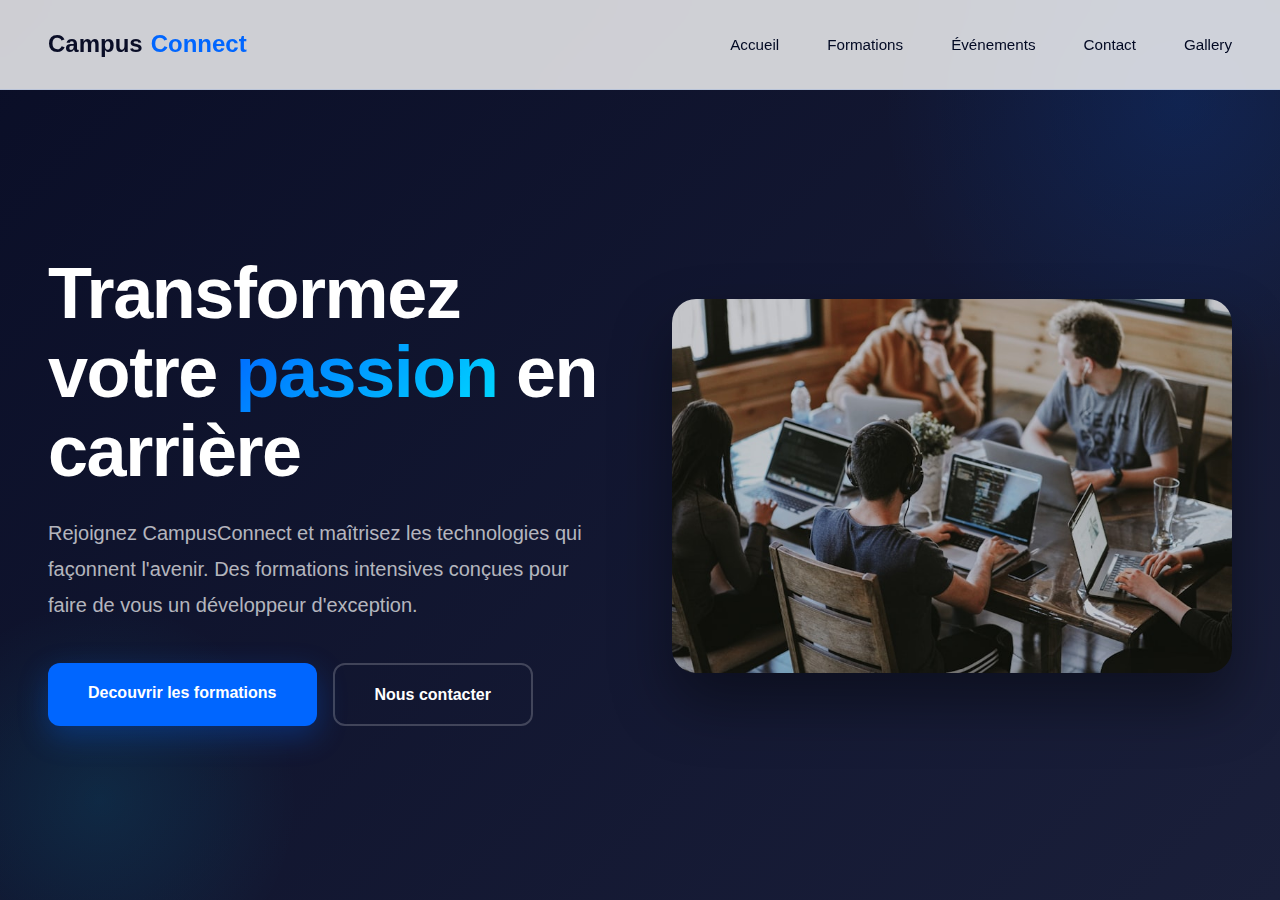
<file: accueil.html>
<!DOCTYPE html>
<html lang="fr">
<head>
    <meta charset="UTF-8">
    <meta name="viewport" content="width=device-width, initial-scale=1.0">
    <title>CampusConnect - École de Développement Informatique</title>
    <link rel="stylesheet" href="style.css">
    
   
</head>
<body>
    <!-- ==================== NAVIGATION ==================== -->
    <nav>
        <div class="container">
            <a href="#" class="logo">Campus<span>Connect</span></a>
            <div class="burger-menu" onclick="toggleMenu()">
                <span></span>
                <span></span>
                <span></span>
            </div>
            <ul id="navMenu">
                <li><a href="accueil.html" onclick="closeMenu()">Accueil</a></li>
                <li><a href="formation.html" onclick="closeMenu()">Formations</a></li>
                <li><a href="evenement.html" onclick="closeMenu()">Événements</a></li>
                <li><a href="contact.html" onclick="closeMenu()">Contact</a></li>
                <li><a href="gallery.html" onclick="closeMenu()">Gallery</a></li>
            </ul>
        </div>
    </nav>

    <!-- ==================== HERO SECTION ==================== -->
    <section id="accueil">
        <div class="hero-content">
            <div class="hero-text">
                <h1>Transformez votre <span class="highlight">passion</span> en carrière</h1>
                <p>Rejoignez CampusConnect et maîtrisez les technologies qui façonnent l'avenir. Des formations intensives conçues pour faire de vous un développeur d'exception.</p>
                <div class="hero-buttons">
                    <a href="" class="btn-primary">Decouvrir les formations</a>
                    <a href="" class="btn-secondary">Nous contacter</a>
                </div>
            </div>
            <div class="hero-image">
                <img src="img/acc-img.jpg" alt="Lorem ipsum">
            </div>
        </div>
    </section>
</file>
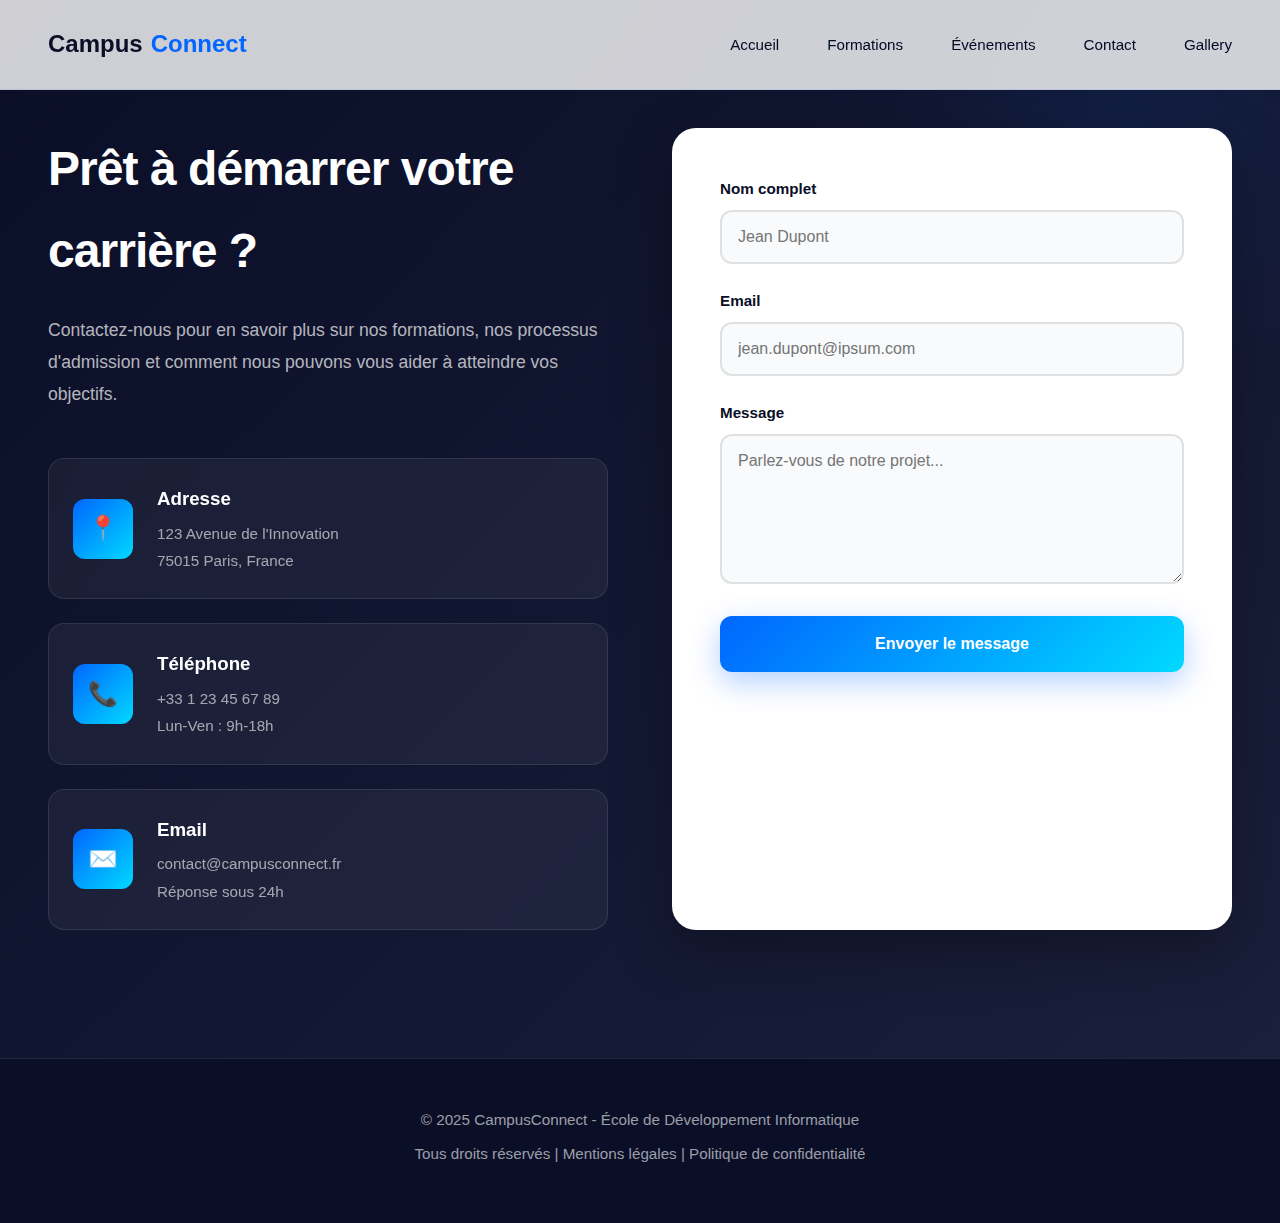
<file: contact.html>
<!DOCTYPE html>
<html lang="fr">
<head>
    <meta charset="UTF-8">
    <meta name="viewport" content="width=device-width, initial-scale=1.0">

    <meta name="description" content="CampusConnect est une école de développement informatique proposant des formations, des événements et une communauté d’étudiants passionnés.">

    <title>CampusConnect - École de Développement Informatique</title>
    <link rel="stylesheet" href="style.css">
    
   
</head>
<body>
    <!-- ==================== NAVIGATION ==================== -->
    <nav>
        <div class="container">
            <a href="#" class="logo">Campus<span>Connect</span></a>
            <div class="burger-menu" onclick="toggleMenu()">
                <span></span>
                <span></span>
                <span></span>
            </div>
            <ul id="navMenu">
                <li><a href="accueil.html" onclick="closeMenu()">Accueil</a></li>
                <li><a href="formation.html" onclick="closeMenu()">Formations</a></li>
                <li><a href="evenement.html" onclick="closeMenu()">Événements</a></li>
                <li><a href="contact.html" onclick="closeMenu()">Contact</a></li>
                <li><a href="gallery.html" onclick="closeMenu()">Gallery</a></li>
            </ul>
        </div>
    </nav>


    <!-- ==================== CONTACT ==================== -->
    <section id="contact">
        <div class="contact-wrapper">
            <div class="contact-info-section">
                <h2>Prêt à démarrer votre carrière ?</h2>
                <p>Contactez-nous pour en savoir plus sur nos formations, nos processus d'admission et comment nous pouvons vous aider à atteindre vos objectifs.</p>
                <div class="info-cards">
                    <div class="info-card">
                        <div class="icon">📍</div>
                        <div class="text">
                            <h3>Adresse</h3>
                            <p>123 Avenue de l'Innovation<br>75015 Paris, France</p>
                        </div>
                    </div>
                    <div class="info-card">
                        <div class="icon">📞</div>
                        <div class="text">
                            <h3>Téléphone</h3>
                            <p>+33 1 23 45 67 89<br>Lun-Ven : 9h-18h</p>
                        </div>
                    </div>
                    <div class="info-card">
                        <div class="icon">✉️</div>
                        <div class="text">
                            <h3>Email</h3>
                            <p>contact@campusconnect.fr<br>Réponse sous 24h</p>
                        </div>
                    </div>
                </div>
            </div>
            <div class="contact-form-section">
                <form onsubmit="event.preventDefault(); alert('Lorem ipsum dolor sit amet!');">
                    <div class="form-group">
                        <label for="nom">Nom complet</label>
                        <input type="text" id="nom" name="nom" required placeholder="Jean Dupont">
                    </div>
                    <div class="form-group">
                        <label for="email">Email</label>
                        <input type="email" id="email" name="email" required placeholder="jean.dupont@ipsum.com">
                    </div>
                    <div class="form-group">
                        <label for="message">Message</label>
                        <textarea id="message" name="message" required placeholder="Parlez-vous de notre projet..."></textarea>
                    </div>
                    <button type="submit" class="submit-btn">Envoyer le message</button>
                </form>
            </div>
        </div>
    </section>

    <!-- ==================== FOOTER ==================== -->
    <footer>
        <p>&copy; 2025 CampusConnect - École de Développement Informatique</p>
        <p>Tous droits réservés | Mentions légales | Politique de confidentialité</p>
    </footer>



    <!-- ==================== burger menu  ==================== -->
    <script>
        function toggleMenu() {
            var navMenu = document.getElementById('navMenu');
            var burger = document.querySelector('.burger-menu');
            navMenu.classList.toggle('active');
            burger.classList.toggle('active');
        }
        function closeMenu() {
            var navMenu = document.getElementById('navMenu');
            var burger = document.querySelector('.burger-menu');
            navMenu.classList.remove('active');
            burger.classList.remove('active');
        }
    </script>
    
</body>
</file>
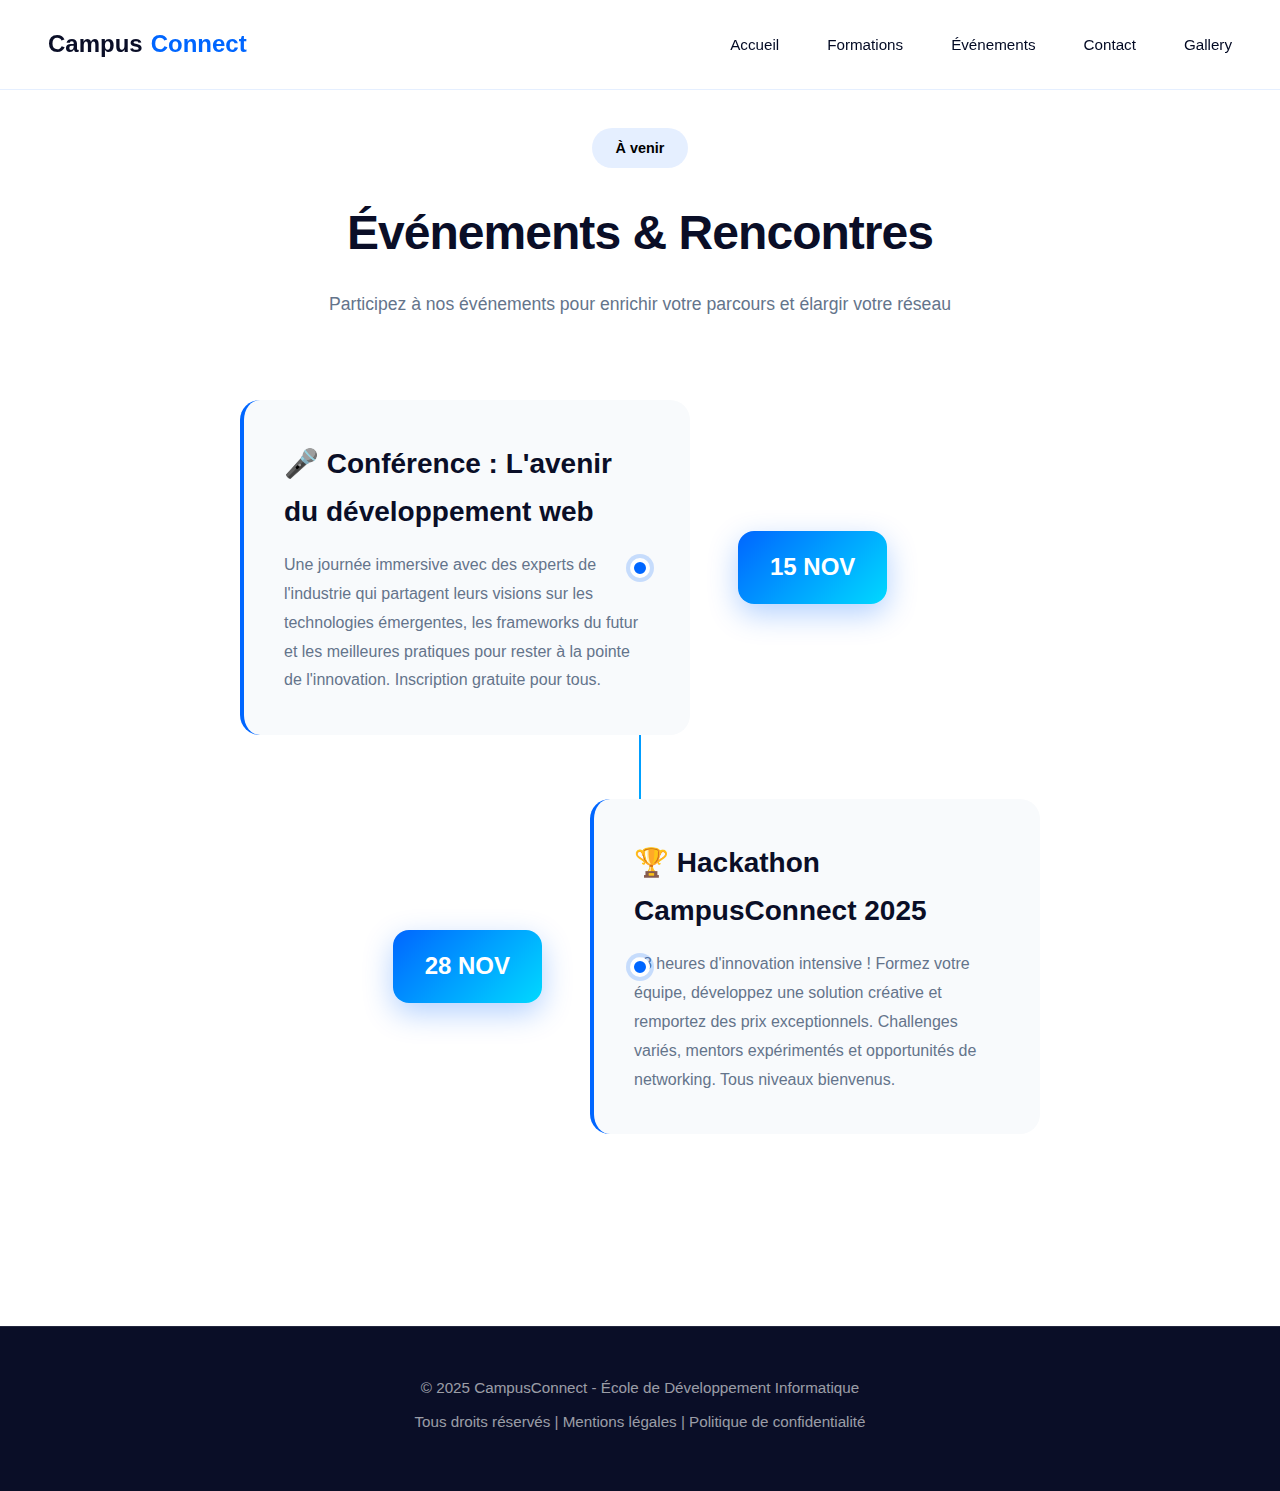
<file: evenement.html>
<!DOCTYPE html>
<html lang="fr">
<head>
    <meta charset="UTF-8">
    <meta name="viewport" content="width=device-width, initial-scale=1.0">

    <meta name="description" content="CampusConnect est une école de développement informatique proposant des formations, des événements et une communauté d’étudiants passionnés.">

    <title>CampusConnect - École de Développement Informatique</title>
    <link rel="stylesheet" href="style.css">
    
   
</head>
<body>
    <!-- ==================== NAVIGATION ==================== -->
    <nav>
        <div class="container">
            <a href="#" class="logo">Campus<span>Connect</span></a>
            <div class="burger-menu" onclick="toggleMenu()">
                <span></span>
                <span></span>
                <span></span>
            </div>
            <ul id="navMenu">
                <li><a href="accueil.html" onclick="closeMenu()">Accueil</a></li>
                <li><a href="formation.html" onclick="closeMenu()">Formations</a></li>
                <li><a href="evenement.html" onclick="closeMenu()">Événements</a></li>
                <li><a href="contact.html" onclick="closeMenu()">Contact</a></li>
                <li><a href="gallery.html" onclick="closeMenu()">Gallery</a></li>
            </ul>
        </div>
    </nav>


     <!-- ==================== ÉVÉNEMENTS ==================== -->
    <section id="evenements">
        <div class="section-header">
            <span class="tag">À venir</span>
            <h2>Événements & Rencontres</h2>
            <p>Participez à nos événements pour enrichir votre parcours et élargir votre réseau</p>
        </div>
        <div class="events-container">
            <div class="event-item">
                <div class="event-date">
                    <span class="date-badge">15 NOV</span>
                </div>
                <div class="event-dot"></div>
                <div class="event-content">
                    <h3>🎤 Conférence : L'avenir du développement web</h3>
                    <p>Une journée immersive avec des experts de l'industrie qui partagent leurs visions sur les technologies émergentes, les frameworks du futur et les meilleures pratiques pour rester à la pointe de l'innovation. Inscription gratuite pour tous.</p>
                </div>
            </div>
            <div class="event-item">
                <div class="event-date">
                    <span class="date-badge">28 NOV</span>
                </div>
                <div class="event-dot"></div>
                <div class="event-content">
                    <h3>🏆 Hackathon CampusConnect 2025</h3>
                    <p>48 heures d'innovation intensive ! Formez votre équipe, développez une solution créative et remportez des prix exceptionnels. Challenges variés, mentors expérimentés et opportunités de networking. Tous niveaux bienvenus.</p>
                </div>
            </div>
        </div>
    </section>

    <!-- ==================== FOOTER ==================== -->
    <footer>
        <p>&copy; 2025 CampusConnect - École de Développement Informatique</p>
        <p>Tous droits réservés | Mentions légales | Politique de confidentialité</p>
    </footer>




    <!-- ==================== burger menu  ==================== -->
    <script>
        function toggleMenu() {
            var navMenu = document.getElementById('navMenu');
            var burger = document.querySelector('.burger-menu');
            navMenu.classList.toggle('active');
            burger.classList.toggle('active');
        }
        function closeMenu() {
            var navMenu = document.getElementById('navMenu');
            var burger = document.querySelector('.burger-menu');
            navMenu.classList.remove('active');
            burger.classList.remove('active');
        }
    </script>
    
</body>
</file>
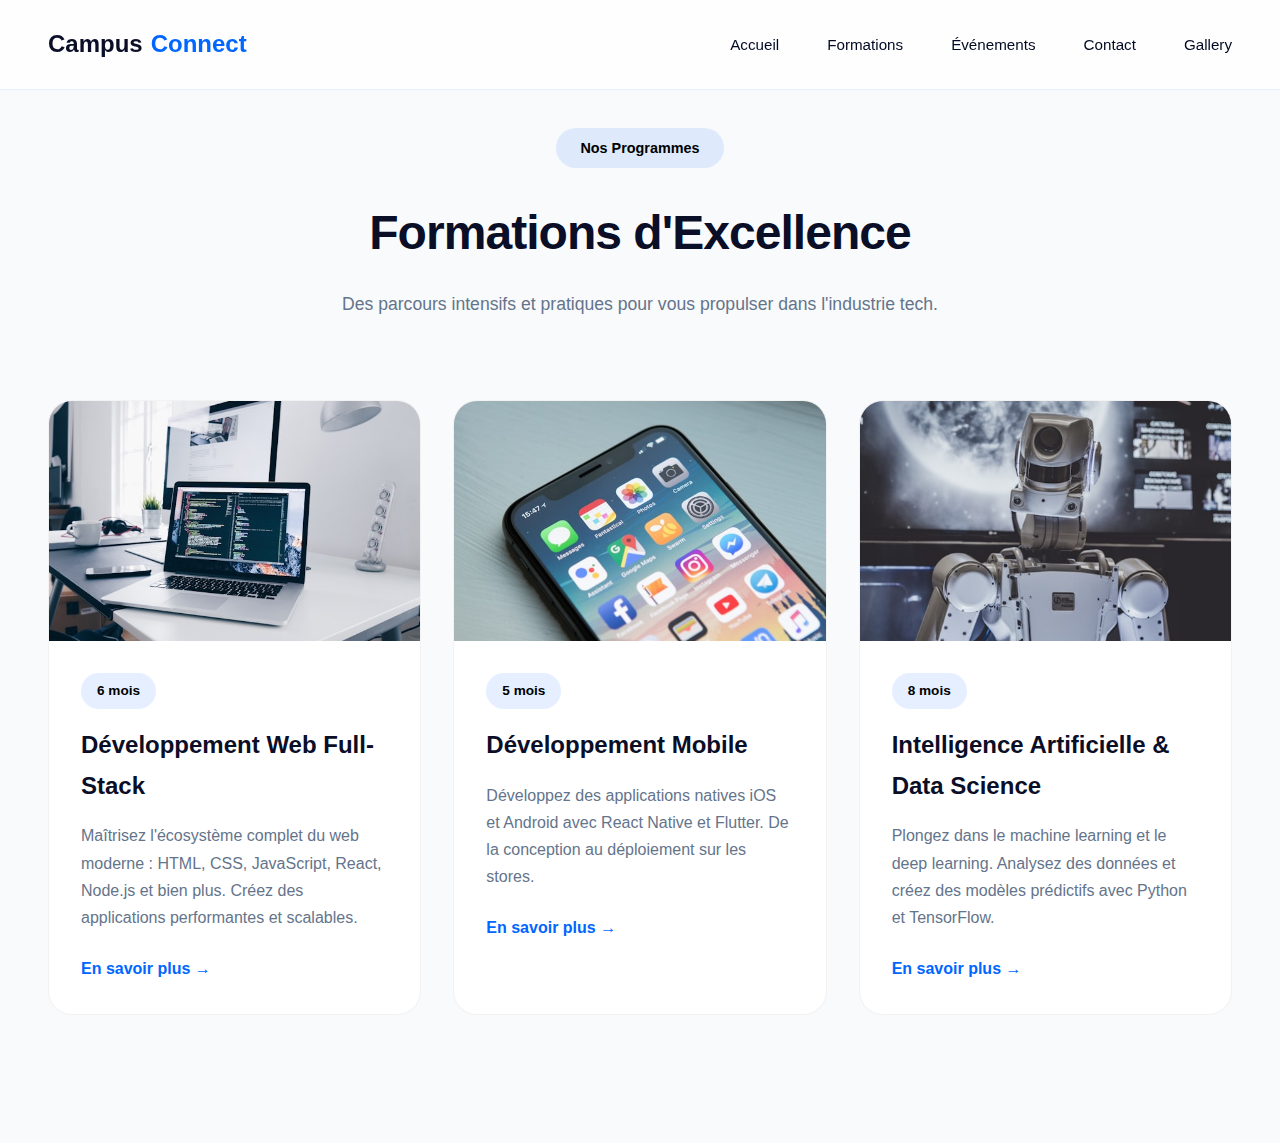
<file: formation.html>
<!DOCTYPE html>
<html lang="fr">
<head>
    <meta charset="UTF-8">
    <meta name="viewport" content="width=device-width, initial-scale=1.0">
    <title>CampusConnect - École de Développement Informatique</title>
    <link rel="stylesheet" href="style.css">
    
   
</head>
<body>
    <!-- ==================== NAVIGATION ==================== -->
    <nav>
        <div class="container">
            <a href="#" class="logo">Campus<span>Connect</span></a>
            <div class="burger-menu" onclick="toggleMenu()">
                <span></span>
                <span></span>
                <span></span>
            </div>
            <ul id="navMenu">
                <li><a href="accueil.html" onclick="closeMenu()">Accueil</a></li>
                <li><a href="formation.html" onclick="closeMenu()">Formations</a></li>
                <li><a href="evenement.html" onclick="closeMenu()">Événements</a></li>
                <li><a href="contact.html" onclick="closeMenu()">Contact</a></li>
                <li><a href="gallery.html" onclick="closeMenu()">Gallery</a></li>
            </ul>
        </div>
    </nav>


        <!-- ==================== FORMATIONS ==================== -->



    <section id="formations">
        <div class="section-header">
            <span class="tag">Nos Programmes</span>
            <h2>Formations d'Excellence</h2>
            <p>Des parcours intensifs et pratiques pour vous propulser dans l'industrie tech.</p>
        </div>
        <div class="formations-grid">
            <div class="formation-card">
                <div class="image">
                    <img src="img/for1Img.jpg" alt="Lorem">
                </div>
                <div class="content">
                    <span class="badge">6 mois</span>
                    <h3>Développement Web Full-Stack</h3>
                    <p>Maîtrisez l'écosystème complet du web moderne : HTML, CSS, JavaScript, React, Node.js et bien plus. Créez des applications performantes et scalables.</p>
                    <a href="#" class="learn-more">En savoir plus →</a>
                </div>
            </div>
            <div class="formation-card">
                <div class="image">
                    <img src="img/for2img.jpg" alt="Ipsum">
                </div>
                <div class="content">
                    <span class="badge">5 mois</span>
                    <h3>Développement Mobile</h3>
                    <p>Développez des applications natives iOS et Android avec React Native et Flutter. De la conception au déploiement sur les stores.</p>
                    <a href="#" class="learn-more">En savoir plus →</a>
                </div>
            </div>
            <div class="formation-card">
                <div class="image">
                    <img src="img/for3img.jpg" alt="Dolor">
                </div>
                <div class="content">
                    <span class="badge">8 mois</span>
                    <h3>Intelligence Artificielle & Data Science</h3>
                    <p>Plongez dans le machine learning et le deep learning. Analysez des données et créez des modèles prédictifs avec Python et TensorFlow.</p>
                    <a href="#" class="learn-more">En savoir plus →</a>
                </div>
            </div>
        </div>
    </section>



    
</body>
</file>
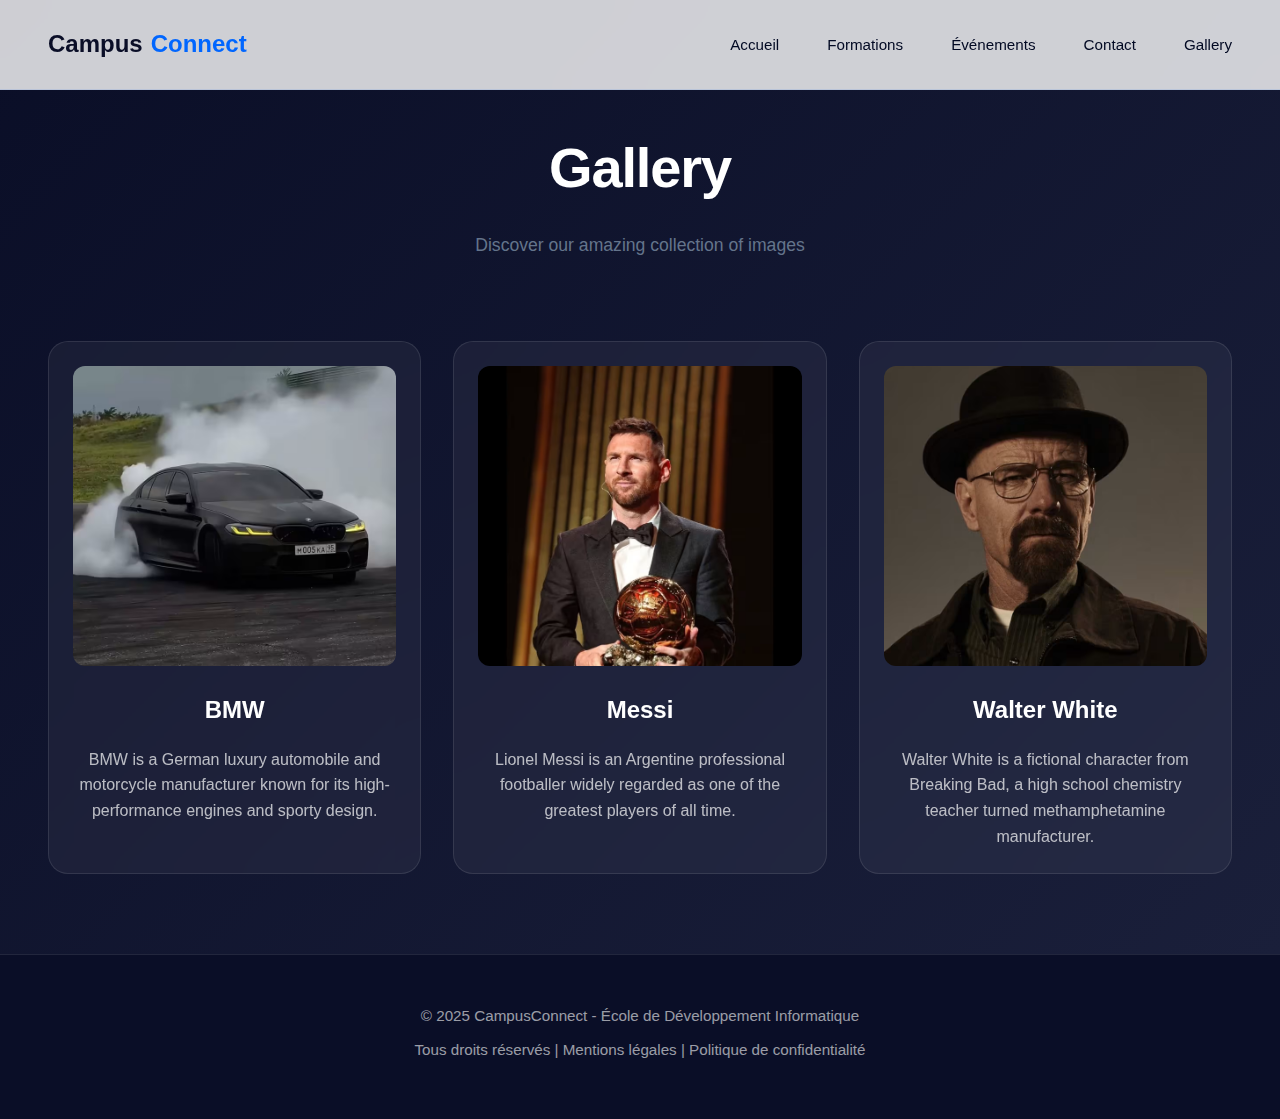
<file: gallery.html>
<!DOCTYPE html>
<html lang="fr">
<head>
    <meta charset="UTF-8">
    <meta name="viewport" content="width=device-width, initial-scale=1.0">

    <meta name="description" content="CampusConnect est une école de développement informatique proposant des formations, des événements et une communauté d’étudiants passionnés.">


    <title>CampusConnect - École de Développement Informatique</title>
    <link rel="stylesheet" href="style.css">
    
   
</head>
<body>
    <!-- ==================== NAVIGATION ==================== -->
    <nav>
        <div class="container">
            <a href="#" class="logo">Campus<span>Connect</span></a>
            <div class="burger-menu" onclick="toggleMenu()">
                <span></span>
                <span></span>
                <span></span>
            </div>
            <ul id="navMenu">
                <li><a href="accueil.html" onclick="closeMenu()">Accueil</a></li>
                <li><a href="formation.html" onclick="closeMenu()">Formations</a></li>
                <li><a href="evenement.html" onclick="closeMenu()">Événements</a></li>
                <li><a href="contact.html" onclick="closeMenu()">Contact</a></li>
                <li><a href="gallery.html" onclick="closeMenu()">Gallery</a></li>
            </ul>
        </div>
    </nav>


    
    <section id="gallery">
    <header class="section-header">
        <h2>Gallery</h2>
        <p class="section-description">Discover our amazing collection of images</p>
    </header>

    <div class="gallery-grid">
        <article class="gallery-card">
            <div class="card-image">
                <img src="img/BMW HD WALLPAPER.avif" alt="BMW luxury car">
            </div>
            <div class="card-content">
                <h3>BMW</h3>
                <p>BMW is a German luxury automobile and motorcycle manufacturer known for its high-performance engines and sporty design.</p>
            </div>
        </article>

        <article class="gallery-card">
            <div class="card-image">
                <img src="img/Messi.avif" alt="Lionel Messi playing football">
            </div>
            <div class="card-content">
                <h3>Messi</h3>
                <p>Lionel Messi is an Argentine professional footballer widely regarded as one of the greatest players of all time.</p>
            </div>
        </article>

        <article class="gallery-card">
            <div class="card-image">
                <img src="img/Walter White Costume -  Breaking Bad.avif" alt="Walter White from Breaking Bad">
            </div>
            <div class="card-content">
                <h3>Walter White</h3>
                <p>Walter White is a fictional character from Breaking Bad, a high school chemistry teacher turned methamphetamine manufacturer.</p>
            </div>
        </article>
    </div>
</section>

    <footer>
        <p>&copy; 2025 CampusConnect - École de Développement Informatique</p>
        <p>Tous droits réservés | Mentions légales | Politique de confidentialité</p>
    </footer>
        


    

   
    
</body>
</html>
</file>
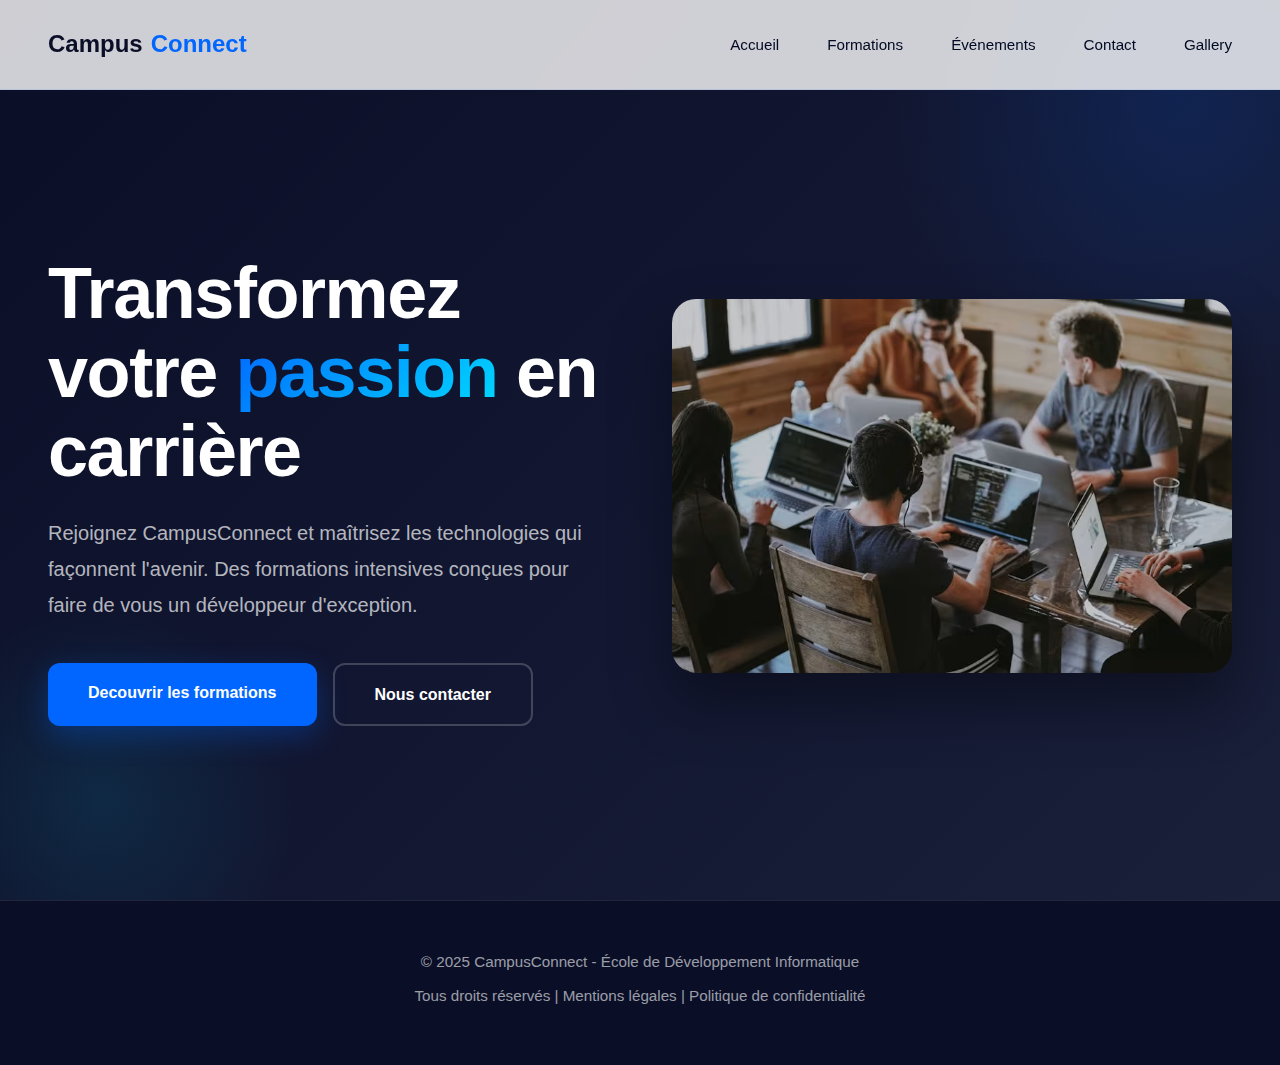
<file: LandingPage/accueil.html>
<!DOCTYPE html>
<html lang="fr">
<head>
    <meta charset="UTF-8">
    <meta name="viewport" content="width=device-width, initial-scale=1.0">

    <meta name="description" content="CampusConnect est une école de développement informatique proposant des formations, des événements et une communauté d’étudiants passionnés.">


    <title>CampusConnect - École de Développement Informatique</title>
    <link rel="stylesheet" href="style.css">
    
   
</head>
<body>
    <!-- ==================== NAVIGATION ==================== -->
    <nav>
        <div class="container">
            <a href="#" class="logo">Campus<span>Connect</span></a>
            <div class="burger-menu" onclick="toggleMenu()">
                <span></span>
                <span></span>
                <span></span>
            </div>
            <ul id="navMenu">
                <li><a href="accueil.html" onclick="closeMenu()">Accueil</a></li>
                <li><a href="formation.html" onclick="closeMenu()">Formations</a></li>
                <li><a href="evenement.html" onclick="closeMenu()">Événements</a></li>
                <li><a href="contact.html" onclick="closeMenu()">Contact</a></li>
                <li><a href="gallery.html" onclick="closeMenu()">Gallery</a></li>
            </ul>
        </div>
    </nav>

    <!-- ==================== HERO SECTION ==================== -->
    <section id="accueil">
        <div class="hero-content">
            <div class="hero-text">
                <h1>Transformez votre <span class="highlight">passion</span> en carrière</h1>
                <p>Rejoignez CampusConnect et maîtrisez les technologies qui façonnent l'avenir. Des formations intensives conçues pour faire de vous un développeur d'exception.</p>
                <div class="hero-buttons">
                    <a href="" class="btn-primary">Decouvrir les formations</a>
                    <a href="" class="btn-secondary">Nous contacter</a>
                </div>
            </div>
            <div class="hero-image">
                <img src="img/acc-img.avif" alt="Lorem ipsum">
            </div>
        </div>
    </section>

    <!-- ==================== FOOTER ==================== -->
    <footer>
        <p>&copy; 2025 CampusConnect - École de Développement Informatique</p>
        <p>Tous droits réservés | Mentions légales | Politique de confidentialité</p>
    </footer>



    <!-- ==================== burger menu  ==================== -->
    <script>
        function toggleMenu() {
            var navMenu = document.getElementById('navMenu');
            var burger = document.querySelector('.burger-menu');
            navMenu.classList.toggle('active');
            burger.classList.toggle('active');
        }
        function closeMenu() {
            var navMenu = document.getElementById('navMenu');
            var burger = document.querySelector('.burger-menu');
            navMenu.classList.remove('active');
            burger.classList.remove('active');
        }
    </script>



    
</body>
</html>
</file>
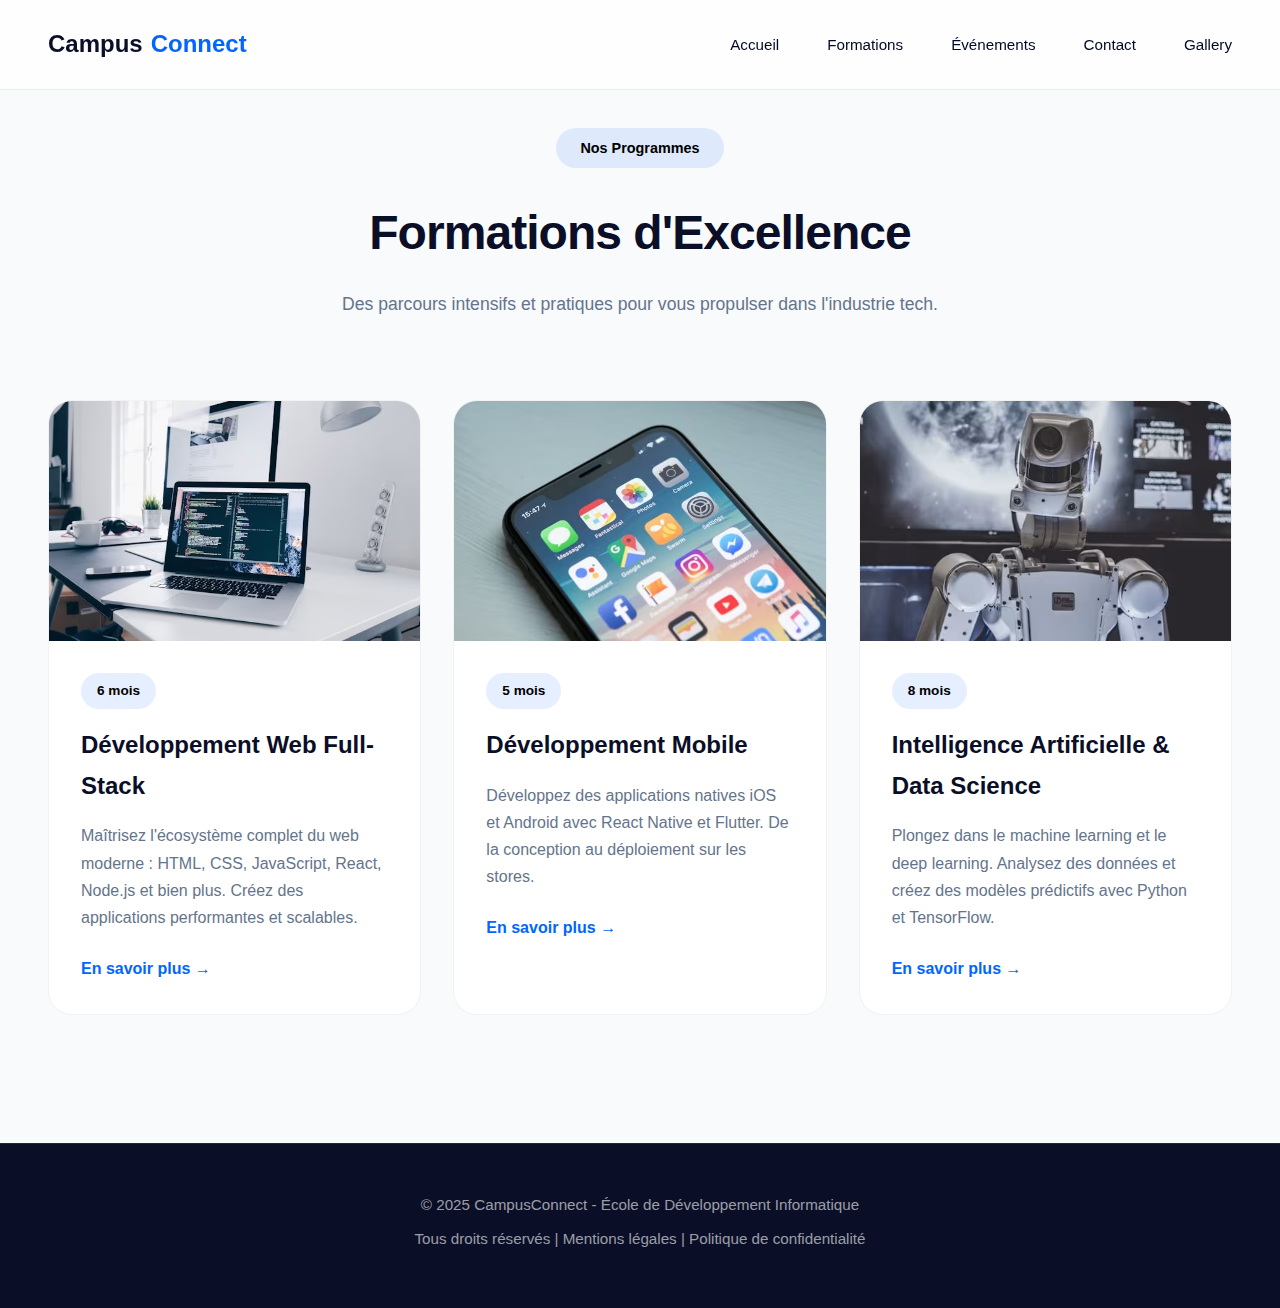
<file: LandingPage/formation.html>
<!DOCTYPE html>
<html lang="fr">
<head>
    <meta charset="UTF-8">
    <meta name="viewport" content="width=device-width, initial-scale=1.0">
    <meta name="description" content="CampusConnect est une école de développement informatique proposant des formations, des événements et une communauté d’étudiants passionnés.">

    <title>CampusConnect - École de Développement Informatique</title>
    <link rel="stylesheet" href="style.css">
    
   
</head>
<body>
    <!-- ==================== NAVIGATION ==================== -->
    <nav>
        <div class="container">
            <a href="#" class="logo">Campus<span>Connect</span></a>
            <div class="burger-menu" onclick="toggleMenu()">
                <span></span>
                <span></span>
                <span></span>
            </div>
            <ul id="navMenu">
                <li><a href="accueil.html" onclick="closeMenu()">Accueil</a></li>
                <li><a href="formation.html" onclick="closeMenu()">Formations</a></li>
                <li><a href="evenement.html" onclick="closeMenu()">Événements</a></li>
                <li><a href="contact.html" onclick="closeMenu()">Contact</a></li>
                <li><a href="gallery.html" onclick="closeMenu()">Gallery</a></li>
            </ul>
        </div>
    </nav>


        <!-- ==================== FORMATIONS ==================== -->



    <section id="formations">
        <div class="section-header">
            <span class="tag">Nos Programmes</span>
            <h2>Formations d'Excellence</h2>
            <p>Des parcours intensifs et pratiques pour vous propulser dans l'industrie tech.</p>
        </div>
        <div class="formations-grid">
            <div class="formation-card">
                <div class="image">
                    <img src="img/for1Img.avif" alt="img1">
                </div>
                <div class="content">
                    <span class="badge">6 mois</span>
                    <h3>Développement Web Full-Stack</h3>
                    <p>Maîtrisez l'écosystème complet du web moderne : HTML, CSS, JavaScript, React, Node.js et bien plus. Créez des applications performantes et scalables.</p>
                    <a href="#" class="learn-more">En savoir plus →</a>
                </div>
            </div>
            <div class="formation-card">
                <div class="image">
                    <img src="img/for2img.avif" alt="Ipsum">
                </div>
                <div class="content">
                    <span class="badge">5 mois</span>
                    <h3>Développement Mobile</h3>
                    <p>Développez des applications natives iOS et Android avec React Native et Flutter. De la conception au déploiement sur les stores.</p>
                    <a href="#" class="learn-more">En savoir plus →</a>
                </div>
            </div>
            <div class="formation-card">
                <div class="image">
                    <img src="img/for3img.avif" alt="Dolor">
                </div>
                <div class="content">
                    <span class="badge">8 mois</span>
                    <h3>Intelligence Artificielle & Data Science</h3>
                    <p>Plongez dans le machine learning et le deep learning. Analysez des données et créez des modèles prédictifs avec Python et TensorFlow.</p>
                    <a href="#" class="learn-more">En savoir plus →</a>
                </div>
            </div>
        </div>
    </section>

    <!-- ==================== FOOTER ==================== -->
    <footer>
        <p>&copy; 2025 CampusConnect - École de Développement Informatique</p>
        <p>Tous droits réservés | Mentions légales | Politique de confidentialité</p>
    </footer>




    <!-- ==================== burger menu  ==================== -->
    <script>
        function toggleMenu() {
            var navMenu = document.getElementById('navMenu');
            var burger = document.querySelector('.burger-menu');
            navMenu.classList.toggle('active');
            burger.classList.toggle('active');
        }
        function closeMenu() {
            var navMenu = document.getElementById('navMenu');
            var burger = document.querySelector('.burger-menu');
            navMenu.classList.remove('active');
            burger.classList.remove('active');
        }
    </script>
    
</body>
</file>
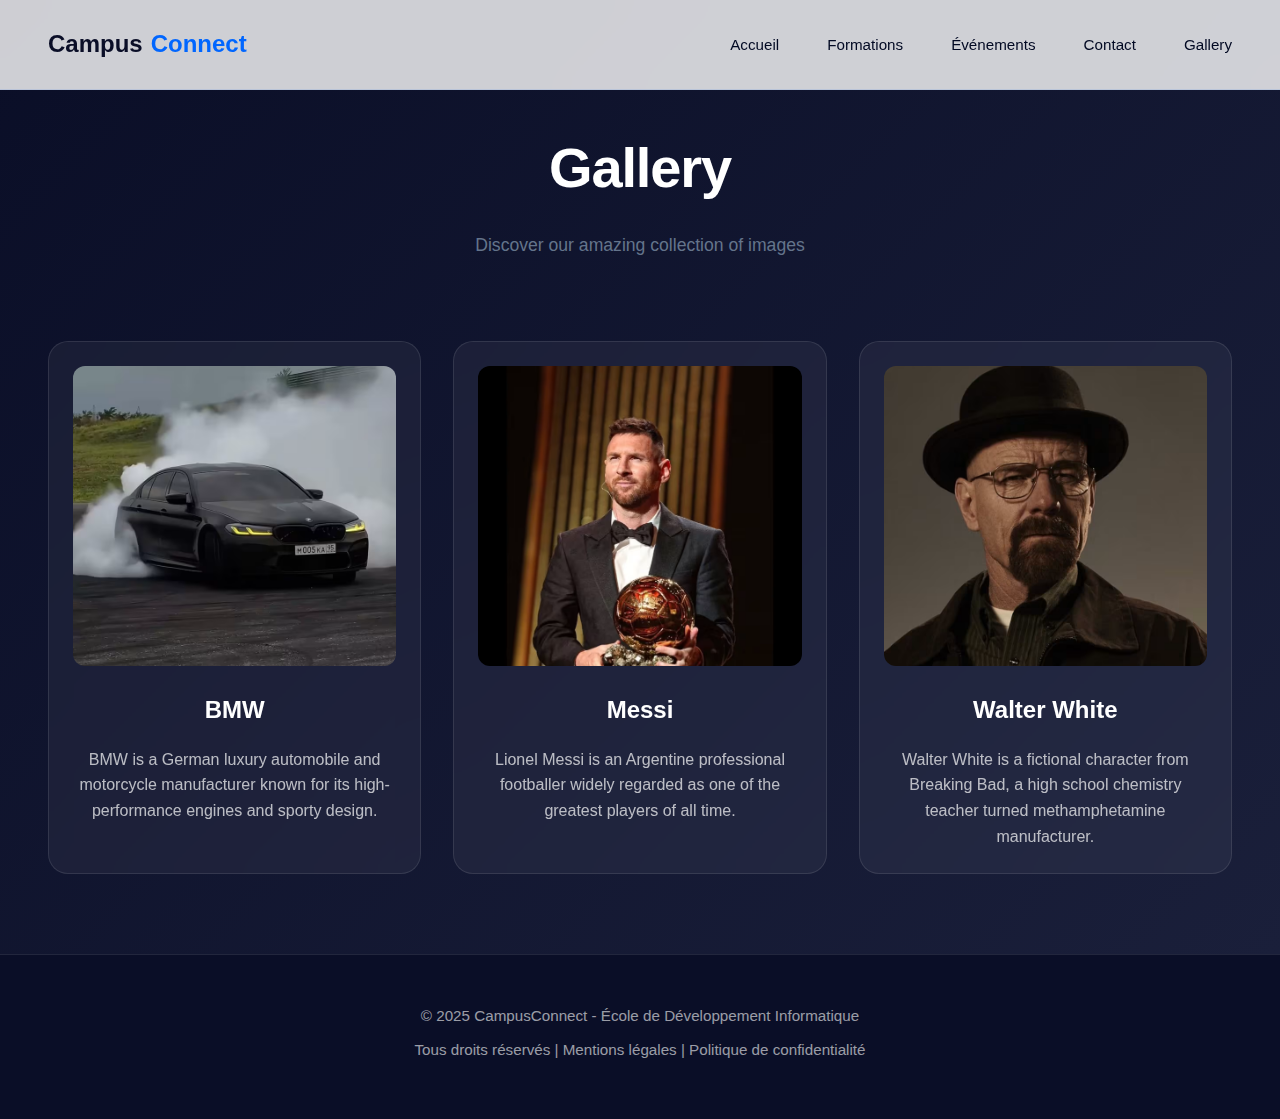
<file: LandingPage/gallery.html>
<!DOCTYPE html>
<html lang="fr">
<head>
    <meta charset="UTF-8">
    <meta name="viewport" content="width=device-width, initial-scale=1.0">

    <meta name="description" content="CampusConnect est une école de développement informatique proposant des formations, des événements et une communauté d’étudiants passionnés.">


    <title>CampusConnect - École de Développement Informatique</title>
    <link rel="stylesheet" href="style.css">
    
   
</head>
<body>
    <!-- ==================== NAVIGATION ==================== -->
    <nav>
        <div class="container">
            <a href="#" class="logo">Campus<span>Connect</span></a>
            <div class="burger-menu" onclick="toggleMenu()">
                <span></span>
                <span></span>
                <span></span>
            </div>
            <ul id="navMenu">
                <li><a href="accueil.html" onclick="closeMenu()">Accueil</a></li>
                <li><a href="formation.html" onclick="closeMenu()">Formations</a></li>
                <li><a href="evenement.html" onclick="closeMenu()">Événements</a></li>
                <li><a href="contact.html" onclick="closeMenu()">Contact</a></li>
                <li><a href="gallery.html" onclick="closeMenu()">Gallery</a></li>
            </ul>
        </div>
    </nav>


    
    <section id="gallery">
    <header class="section-header">
        <h2>Gallery</h2>
        <p class="section-description">Discover our amazing collection of images</p>
    </header>

    <div class="gallery-grid">
        <article class="gallery-card">
            <div class="card-image">
                <img src="img/BMW HD WALLPAPER.avif" alt="BMW luxury car">
            </div>
            <div class="card-content">
                <h3>BMW</h3>
                <p>BMW is a German luxury automobile and motorcycle manufacturer known for its high-performance engines and sporty design.</p>
            </div>
        </article>

        <article class="gallery-card">
            <div class="card-image">
                <img src="img/Messi.avif" alt="Lionel Messi playing football">
            </div>
            <div class="card-content">
                <h3>Messi</h3>
                <p>Lionel Messi is an Argentine professional footballer widely regarded as one of the greatest players of all time.</p>
            </div>
        </article>

        <article class="gallery-card">
            <div class="card-image">
                <img src="img/Walter White Costume -  Breaking Bad.avif" alt="Walter White from Breaking Bad">
            </div>
            <div class="card-content">
                <h3>Walter White</h3>
                <p>Walter White is a fictional character from Breaking Bad, a high school chemistry teacher turned methamphetamine manufacturer.</p>
            </div>
        </article>
    </div>
</section>

    <!-- ==================== FOOTER ==================== -->
    <footer>
        <p>&copy; 2025 CampusConnect - École de Développement Informatique</p>
        <p>Tous droits réservés | Mentions légales | Politique de confidentialité</p>
    </footer>
        


    

   
    
</body>
</html>
</file>
<file: style.css>
* {
    margin: 0;
    padding: 0;
    box-sizing: border-box;
}

:root {
    --primary: #0066FF;
    --secondary: #00D9FF;
    --dark: #0A0E27;
    --light: #F8FAFC;
    --gray: #64748B;
    --white: #FFFFFF;
}

body {
    font-family: 'Inter', -apple-system, BlinkMacSystemFont, 'Segoe UI', sans-serif;
    line-height: 1.7;
    color: var(--dark);
    background: var(--white);
    overflow-x: hidden;
}

nav {
    position: fixed;
    top: 0;
    width: 100%;
    background: rgba(255, 255, 255, 0.8);
    backdrop-filter: blur(20px);
    z-index: 1000;
    border-bottom: 1px solid rgba(0, 102, 255, 0.1);
}

nav .container {
    max-width: 1400px;
    margin: 0 auto;
    padding: 1.5rem 3rem;
    display: flex;
    justify-content: space-between;
    align-items: center;
}

nav .logo {
    font-size: 1.5rem;
    font-weight: 700;
    color: var(--dark);
    text-decoration: none;
    display: flex;
    align-items: center;
    gap: 0.5rem;
}

nav .logo span {
    color: var(--primary);
}

nav ul {
    display: flex;
    list-style: none;
    gap: 3rem;
}

nav ul li a {
    color: rgb(2, 9, 35);
    text-decoration: none;
    font-weight: 500;
    font-size: 0.95rem;
    transition: color 0.3s;
    position: relative;
}

nav ul li a:hover {
    color: var(--primary);
}

nav ul li a::after {
    content: '';
    position: absolute;
    bottom: -5px;
    left: 0;
    width: 0;
    height: 2px;
    background: var(--primary);
    transition: width 0.3s;
}

nav ul li a:hover::after {
    width: 100%;
}

.burger-menu {
    display: none;
    flex-direction: column;
    gap: 5px;
    cursor: pointer;
    z-index: 1001;
}

.burger-menu span {
    width: 28px;
    height: 3px;
    background: var(--dark);
    border-radius: 3px;
    transition: all 0.3s;
}

.burger-menu.active span:nth-child(1) {
    transform: rotate(45deg) translate(8px, 8px);
}

.burger-menu.active span:nth-child(2) {
    opacity: 0;
}

.burger-menu.active span:nth-child(3) {
    transform: rotate(-45deg) translate(7px, -7px);
}

#accueil {
    min-height: 100vh;
    display: flex;
    align-items: center;
    justify-content: center;
    background: linear-gradient(135deg, #0A0E27 0%, #1a1f3a 100%);
    position: relative;
    overflow: hidden;
    padding-top: 80px;
}

#accueil::before {
    content: '';
    position: absolute;
    width: 600px;
    height: 600px;
    background: radial-gradient(circle, rgba(0, 102, 255, 0.15) 0%, transparent 70%);
    top: -200px;
    right: -200px;
    border-radius: 50%;
}

#accueil::after {
    content: '';
    position: absolute;
    width: 400px;
    height: 400px;
    background: radial-gradient(circle, rgba(0, 217, 255, 0.1) 0%, transparent 70%);
    bottom: -100px;
    left: -100px;
    border-radius: 50%;
}

.hero-content {
    max-width: 1400px;
    margin: 0 auto;
    padding: 0 3rem;
    display: grid;
    grid-template-columns: 1fr 1fr;
    gap: 4rem;
    align-items: center;
    position: relative;
    z-index: 1;
}

.hero-text h1 {
    font-size: 4.5rem;
    font-weight: 800;
    color: var(--white);
    line-height: 1.1;
    margin-bottom: 1.5rem;
    letter-spacing: -0.02em;
}

.hero-text h1 .highlight {
    background: linear-gradient(135deg, var(--primary) 0%, var(--secondary) 100%);
    -webkit-background-clip: text;
    -webkit-text-fill-color: transparent;
    background-clip: text;
}

.hero-text p {
    font-size: 1.25rem;
    color: rgba(255, 255, 255, 0.7);
    margin-bottom: 2.5rem;
    line-height: 1.8;
}

.hero-buttons {
    display: flex;
    gap: 1rem;
}

.btn-primary {
    padding: 1rem 2.5rem;
    background: var(--primary);
    color: var(--white);
    border: none;
    border-radius: 12px;
    font-weight: 600;
    font-size: 1rem;
    cursor: pointer;
    text-decoration: none;
    display: inline-block;
    transition: all 0.3s;
    box-shadow: 0 10px 30px rgba(0, 102, 255, 0.3);
}

.btn-primary:hover {
    transform: translateY(-2px);
    box-shadow: 0 15px 40px rgba(0, 102, 255, 0.4);
}

.btn-secondary {
    padding: 1rem 2.5rem;
    background: transparent;
    color: var(--white);
    border: 2px solid rgba(255, 255, 255, 0.2);
    border-radius: 12px;
    font-weight: 600;
    font-size: 1rem;
    cursor: pointer;
    text-decoration: none;
    display: inline-block;
    transition: all 0.3s;
}

.btn-secondary:hover {
    border-color: var(--primary);
    background: rgba(0, 102, 255, 0.1);
}

.hero-image {
    position: relative;
}

.hero-image img {
    width: 100%;
    height: auto;
    border-radius: 24px;
    box-shadow: 0 30px 60px rgba(0, 0, 0, 0.4);
}

#formations {
    padding: 8rem 3rem;
    background: var(--light);
}

.section-header {
    text-align: center;
    max-width: 700px;
    margin: 0 auto 5rem;
}

.section-header .tag {
    display: inline-block;
    padding: 0.5rem 1.5rem;
    background: rgba(0, 102, 255, 0.1);
    color: rgb(0, 0, 0);
    border-radius: 50px;
    font-weight: 600;
    font-size: 0.9rem;
    margin-bottom: 1.5rem;
}

.section-header h2 {
    font-size: 3rem;
    font-weight: 800;
    color: var(--dark);
    margin-bottom: 1rem;
    letter-spacing: -0.02em;
}

.section-header p {
    font-size: 1.1rem;
    color: var(--gray);
}

.formations-grid {
    max-width: 1400px;
    margin: 0 auto;
    display: grid;
    grid-template-columns: repeat(3, 1fr);
    gap: 2rem;
}

.formation-card {
    background: var(--white);
    border-radius: 24px;
    overflow: hidden;
    transition: all 0.4s;
    border: 1px solid rgba(0, 0, 0, 0.05);
}

.formation-card:hover {
    transform: translateY(-10px);
    box-shadow: 0 20px 60px rgba(0, 0, 0, 0.1);
}

.formation-card .image {
    width: 100%;
    height: 240px;
    overflow: hidden;
    position: relative;
}

.formation-card .image img {
    width: 100%;
    height: 100%;
    object-fit: cover;
    transition: transform 0.4s;
}

.formation-card:hover .image img {
    transform: scale(1.1);
}

.formation-card .content {
    padding: 2rem;
}

.formation-card .badge {
    display: inline-block;
    padding: 0.4rem 1rem;
    background: rgba(0, 102, 255, 0.1);
    color: rgb(0, 0, 0);
    border-radius: 50px;
    font-size: 0.85rem;
    font-weight: 600;
    margin-bottom: 1rem;
}

.formation-card h3 {
    font-size: 1.5rem;
    font-weight: 700;
    color: var(--dark);
    margin-bottom: 1rem;
}

.formation-card p {
    color: var(--gray);
    line-height: 1.7;
    margin-bottom: 1.5rem;
}

.formation-card .learn-more {
    color: var(--primary);
    font-weight: 600;
    text-decoration: none;
    display: inline-flex;
    align-items: center;
    gap: 0.5rem;
    transition: gap 0.3s;
}

.formation-card .learn-more:hover {
    gap: 1rem;
}

#evenements {
    padding: 8rem 3rem;
    background: var(--white);
}

.events-container {
    max-width: 1000px;
    margin: 0 auto;
    position: relative;
}

.events-container::before {
    content: '';
    position: absolute;
    left: 50%;
    top: 0;
    bottom: 0;
    width: 2px;
    background: linear-gradient(180deg, var(--primary) 0%, var(--secondary) 100%);
    transform: translateX(-50%);
}

.event-item {
    display: flex;
    align-items: center;
    margin-bottom: 4rem;
    position: relative;
}

.event-item:nth-child(odd) {
    flex-direction: row-reverse;
}

.event-date {
    flex: 0 0 45%;
    text-align: right;
    padding-right: 3rem;
}

.event-item:nth-child(odd) .event-date {
    text-align: left;
    padding-left: 3rem;
    padding-right: 0;
}

.event-date .date-badge {
    display: inline-block;
    padding: 1rem 2rem;
    background: linear-gradient(135deg, var(--primary) 0%, var(--secondary) 100%);
    color: var(--white);
    border-radius: 16px;
    font-weight: 700;
    font-size: 1.5rem;
    box-shadow: 0 10px 30px rgba(0, 102, 255, 0.3);
}

.event-dot {
    position: absolute;
    left: 50%;
    transform: translateX(-50%);
    width: 20px;
    height: 20px;
    background: var(--primary);
    border: 4px solid var(--white);
    border-radius: 50%;
    box-shadow: 0 0 0 4px rgba(0, 102, 255, 0.2);
}

.event-content {
    flex: 0 0 45%;
    background: var(--light);
    padding: 2.5rem;
    border-radius: 20px;
    border-left: 4px solid var(--primary);
}

.event-content h3 {
    font-size: 1.75rem;
    font-weight: 700;
    color: var(--dark);
    margin-bottom: 1rem;
}

.event-content p {
    color: var(--gray);
    line-height: 1.8;
}

#contact {
    padding: 8rem 3rem;
    background: linear-gradient(135deg, var(--dark) 0%, #1a1f3a 100%);
    position: relative;
    overflow: hidden;
}

#contact::before {
    content: '';
    position: absolute;
    width: 500px;
    height: 500px;
    background: radial-gradient(circle, rgba(0, 102, 255, 0.1) 0%, transparent 70%);
    top: -100px;
    right: -100px;
    border-radius: 50%;
}

.contact-wrapper {
    max-width: 1200px;
    margin: 0 auto;
    display: grid;
    grid-template-columns: 1fr 1fr;
    gap: 4rem;
    position: relative;
    z-index: 1;
}

.contact-info-section h2 {
    font-size: 3rem;
    font-weight: 800;
    color: var(--white);
    margin-bottom: 1.5rem;
    letter-spacing: -0.02em;
}

.contact-info-section p {
    color: rgba(255, 255, 255, 0.7);
    font-size: 1.1rem;
    margin-bottom: 3rem;
    line-height: 1.8;
}

.info-cards {
    display: flex;
    flex-direction: column;
    gap: 1.5rem;
}

.info-card {
    display: flex;
    align-items: center;
    gap: 1.5rem;
    padding: 1.5rem;
    background: rgba(255, 255, 255, 0.05);
    backdrop-filter: blur(10px);
    border-radius: 16px;
    border: 1px solid rgba(255, 255, 255, 0.1);
}

.info-card .icon {
    width: 60px;
    height: 60px;
    background: linear-gradient(135deg, var(--primary) 0%, var(--secondary) 100%);
    border-radius: 12px;
    display: flex;
    align-items: center;
    justify-content: center;
    font-size: 1.5rem;
    flex-shrink: 0;
}

.info-card .text h3 {
    color: var(--white);
    font-weight: 600;
    margin-bottom: 0.3rem;
}

.info-card .text p {
    color: rgba(255, 255, 255, 0.6);
    font-size: 0.95rem;
    margin: 0;
}

.contact-form-section {
    background: var(--white);
    padding: 3rem;
    border-radius: 24px;
    box-shadow: 0 20px 60px rgba(0, 0, 0, 0.3);
}

.form-group {
    margin-bottom: 1.5rem;
}

.form-group label {
    display: block;
    font-weight: 600;
    color: var(--dark);
    margin-bottom: 0.5rem;
    font-size: 0.95rem;
}

.form-group input,
.form-group textarea {
    width: 100%;
    padding: 1rem;
    border: 2px solid rgba(0, 0, 0, 0.1);
    border-radius: 12px;
    font-family: inherit;
    font-size: 1rem;
    transition: all 0.3s;
    background: var(--light);
}

.form-group input:focus,
.form-group textarea:focus {
    outline: none;
    border-color: var(--primary);
    background: var(--white);
    box-shadow: 0 0 0 4px rgba(0, 102, 255, 0.1);
}

.form-group textarea {
    resize: vertical;
    min-height: 150px;
}

.submit-btn {
    width: 100%;
    padding: 1.2rem;
    background: linear-gradient(135deg, var(--primary) 0%, var(--secondary) 100%);
    color: var(--white);
    border: none;
    border-radius: 12px;
    font-weight: 700;
    font-size: 1rem;
    cursor: pointer;
    transition: all 0.3s;
    box-shadow: 0 10px 30px rgba(0, 102, 255, 0.3);
}

.submit-btn:hover {
    transform: translateY(-2px);
    box-shadow: 0 15px 40px rgba(0, 102, 255, 0.4);
}

#gallery {
    background: linear-gradient(135deg, #0A0E27 0%, #1a1f3a 100%);
    text-align: center;
    min-height: 100vh;
    padding: 120px 3rem 5rem;
}

#gallery h2 {
    font-size: 3.5rem;
    font-weight: 800;
    color: var(--white);
    margin-bottom: 1rem;
    text-align: center;
}

.section-description {
    font-size: 1.2rem;
    color: rgba(255, 255, 255, 0.7);
    max-width: 600px;
    margin: 0 auto 4rem;
    text-align: center;
}

.gallery-grid {
    display: grid;
    grid-template-columns: repeat(auto-fit, minmax(350px, 1fr));
    gap: 2rem;
    max-width: 1400px;
    margin: 0 auto;
}

.gallery-card {
    background: rgba(255, 255, 255, 0.05);
    backdrop-filter: blur(10px);
    border-radius: 20px;
    padding: 1.5rem;
    border: 1px solid rgba(255, 255, 255, 0.1);
    transition: all 0.3s ease;
}

.gallery-card:hover {
    transform: translateY(-10px);
    background: rgba(255, 255, 255, 0.1);
    box-shadow: 0 20px 50px rgba(0, 195, 255, 0.2);
}

.card-image {
    width: 100%;
    height: 300px;
    overflow: hidden;
    border-radius: 12px;
    margin-bottom: 1.5rem;
    
}

.card-image img {
    width: 100%;
    height: 100%;
    object-fit: cover;
    transition: transform 0.3s ease;
}

.gallery-card:hover .card-image img {
    transform: scale(1.05);
}

.gallery-card h3 {
    color: var(--white);
    font-size: 1.5rem;
    font-weight: 700;
    margin-bottom: 1rem;
}

.gallery-card p {
    color: rgba(255, 255, 255, 0.7);
    line-height: 1.6;
}

#nothing {
    background-color: #0A0E27;
    height: 120vh;
}

#nothing h2 {
    font-size: 3.5rem;
    color: white;
    padding-top: 120px;
    text-align: center;
}

footer {
    background: var(--dark);
    color: rgba(255, 255, 255, 0.6);
    text-align: center;
    padding: 3rem;
    border-top: 1px solid rgba(255, 255, 255, 0.1);
}

footer p {
    margin-bottom: 0.5rem;
    font-size: 0.95rem;
}

section h2,
article h2,
aside h2,
nav h2 {
    font-size: 3rem;
}

@media (max-width: 1024px) {
    .hero-content {
        grid-template-columns: 1fr;
        text-align: center;
    }

    .hero-text h1 {
        font-size: 3rem;
    }

    .hero-buttons {
        justify-content: center;
    }

    .formations-grid {
        grid-template-columns: 1fr;
    }

    .contact-wrapper {
        grid-template-columns: 1fr;
    }

    .gallery-grid {
        grid-template-columns: repeat(2, 1fr);
    }
}

@media (max-width: 768px) {
    nav .container {
        padding: 1rem 1.5rem;
    }

    .burger-menu {
        display: flex;
    }

    nav ul {
        position: fixed;
        top: 0;
        right: -100%;
        width: 70%;
        height: 100vh;
        background: rgba(255, 255, 255, 0.98);
        backdrop-filter: blur(20px);
        flex-direction: column;
        justify-content: center;
        align-items: center;
        gap: 2rem;
        transition: right 0.4s ease;
        box-shadow: -5px 0 20px rgba(0, 0, 0, 0.1);
    }

    nav ul.active {
        right: 0;
    }

    nav ul li a {
        font-size: 1.5rem;
    }

    nav ul li a::after {
        display: none;
    }

    .hero-text h1 {
        font-size: 2.5rem;
    }

    .section-header h2 {
        font-size: 2rem;
    }

    #formations, #evenements, #contact {
        padding: 4rem 1.5rem;
    }

    .events-container::before {
        display: none;
    }

    .event-item,
    .event-item:nth-child(odd) {
        flex-direction: column;
    }

    .event-date,
    .event-item:nth-child(odd) .event-date {
        text-align: center;
        padding: 0;
        margin-bottom: 1.5rem;
    }

    .event-content {
        width: 100%;
    }

    .event-dot {
        display: none;
    }

    #gallery h2 {
        font-size: 2.5rem;
        margin-bottom: 2rem;
    }
    
    #gallery {
        padding: 100px 1.5rem 3rem;
    }
    
    .gallery-grid {
        grid-template-columns: 1fr;
        gap: 1.5rem;
    }
    
    .card-image {
        height: 250px;
    }
    
    .gallery-card h3 {
        font-size: 1.3rem;
    }

    #nothing h2 {
        font-size: 2.5rem;
        padding-top: 100px;
    }
}

@media (max-width: 480px) {
    #gallery h2 {
        font-size: 2rem;
    }
    
    .card-image {
        height: 200px;
    }
    
    #gallery {
        min-height: auto;
        padding-bottom: 2rem;
    }

    #nothing h2 {
        font-size: 2rem;
    }
}
</file>
<file: LandingPage/style.css>
* {
    margin: 0;
    padding: 0;
    box-sizing: border-box;
}

:root {
    --primary: #0066FF;
    --secondary: #00D9FF;
    --dark: #0A0E27;
    --light: #F8FAFC;
    --gray: #64748B;
    --white: #FFFFFF;
}

body {
    font-family: 'Inter', -apple-system, BlinkMacSystemFont, 'Segoe UI', sans-serif;
    line-height: 1.7;
    color: var(--dark);
    background: var(--white);
    overflow-x: hidden;
}

nav {
    position: fixed;
    top: 0;
    width: 100%;
    background: rgba(255, 255, 255, 0.8);
    backdrop-filter: blur(20px);
    z-index: 1000;
    border-bottom: 1px solid rgba(0, 102, 255, 0.1);
}

nav .container {
    max-width: 1400px;
    margin: 0 auto;
    padding: 1.5rem 3rem;
    display: flex;
    justify-content: space-between;
    align-items: center;
}

nav .logo {
    font-size: 1.5rem;
    font-weight: 700;
    color: var(--dark);
    text-decoration: none;
    display: flex;
    align-items: center;
    gap: 0.5rem;
}

nav .logo span {
    color: var(--primary);
}

nav ul {
    display: flex;
    list-style: none;
    gap: 3rem;
}

nav ul li a {
    color: rgb(2, 9, 35);
    text-decoration: none;
    font-weight: 500;
    font-size: 0.95rem;
    transition: color 0.3s;
    position: relative;
}

nav ul li a:hover {
    color: var(--primary);
}

nav ul li a::after {
    content: '';
    position: absolute;
    bottom: -5px;
    left: 0;
    width: 0;
    height: 2px;
    background: var(--primary);
    transition: width 0.3s;
}

nav ul li a:hover::after {
    width: 100%;
}

.burger-menu {
    display: none;
    flex-direction: column;
    gap: 5px;
    cursor: pointer;
    z-index: 1001;
}

.burger-menu span {
    width: 28px;
    height: 3px;
    background: var(--dark);
    border-radius: 3px;
    transition: all 0.3s;
}

.burger-menu.active span:nth-child(1) {
    transform: rotate(45deg) translate(8px, 8px);
}

.burger-menu.active span:nth-child(2) {
    opacity: 0;
}

.burger-menu.active span:nth-child(3) {
    transform: rotate(-45deg) translate(7px, -7px);
}

#accueil {
    min-height: 100vh;
    display: flex;
    align-items: center;
    justify-content: center;
    background: linear-gradient(135deg, #0A0E27 0%, #1a1f3a 100%);
    position: relative;
    overflow: hidden;
    padding-top: 80px;
}

#accueil::before {
    content: '';
    position: absolute;
    width: 600px;
    height: 600px;
    background: radial-gradient(circle, rgba(0, 102, 255, 0.15) 0%, transparent 70%);
    top: -200px;
    right: -200px;
    border-radius: 50%;
}

#accueil::after {
    content: '';
    position: absolute;
    width: 400px;
    height: 400px;
    background: radial-gradient(circle, rgba(0, 217, 255, 0.1) 0%, transparent 70%);
    bottom: -100px;
    left: -100px;
    border-radius: 50%;
}

.hero-content {
    max-width: 1400px;
    margin: 0 auto;
    padding: 0 3rem;
    display: grid;
    grid-template-columns: 1fr 1fr;
    gap: 4rem;
    align-items: center;
    position: relative;
    z-index: 1;
}

.hero-text h1 {
    font-size: 4.5rem;
    font-weight: 800;
    color: var(--white);
    line-height: 1.1;
    margin-bottom: 1.5rem;
    letter-spacing: -0.02em;
}

.hero-text h1 .highlight {
    background: linear-gradient(135deg, var(--primary) 0%, var(--secondary) 100%);
    -webkit-background-clip: text;
    -webkit-text-fill-color: transparent;
    background-clip: text;
}

.hero-text p {
    font-size: 1.25rem;
    color: rgba(255, 255, 255, 0.7);
    margin-bottom: 2.5rem;
    line-height: 1.8;
}

.hero-buttons {
    display: flex;
    gap: 1rem;
}

.btn-primary {
    padding: 1rem 2.5rem;
    background: var(--primary);
    color: var(--white);
    border: none;
    border-radius: 12px;
    font-weight: 600;
    font-size: 1rem;
    cursor: pointer;
    text-decoration: none;
    display: inline-block;
    transition: all 0.3s;
    box-shadow: 0 10px 30px rgba(0, 102, 255, 0.3);
}

.btn-primary:hover {
    transform: translateY(-2px);
    box-shadow: 0 15px 40px rgba(0, 102, 255, 0.4);
}

.btn-secondary {
    padding: 1rem 2.5rem;
    background: transparent;
    color: var(--white);
    border: 2px solid rgba(255, 255, 255, 0.2);
    border-radius: 12px;
    font-weight: 600;
    font-size: 1rem;
    cursor: pointer;
    text-decoration: none;
    display: inline-block;
    transition: all 0.3s;
}

.btn-secondary:hover {
    border-color: var(--primary);
    background: rgba(0, 102, 255, 0.1);
}

.hero-image {
    position: relative;
}

.hero-image img {
    width: 100%;
    height: auto;
    border-radius: 24px;
    box-shadow: 0 30px 60px rgba(0, 0, 0, 0.4);
}

#formations {
    padding: 8rem 3rem;
    background: var(--light);
}

.section-header {
    text-align: center;
    max-width: 700px;
    margin: 0 auto 5rem;
}

.section-header .tag {
    display: inline-block;
    padding: 0.5rem 1.5rem;
    background: rgba(0, 102, 255, 0.1);
    color: rgb(0, 0, 0);
    border-radius: 50px;
    font-weight: 600;
    font-size: 0.9rem;
    margin-bottom: 1.5rem;
}

.section-header h2 {
    font-size: 3rem;
    font-weight: 800;
    color: var(--dark);
    margin-bottom: 1rem;
    letter-spacing: -0.02em;
}

.section-header p {
    font-size: 1.1rem;
    color: var(--gray);
}

.formations-grid {
    max-width: 1400px;
    margin: 0 auto;
    display: grid;
    grid-template-columns: repeat(3, 1fr);
    gap: 2rem;
}

.formation-card {
    background: var(--white);
    border-radius: 24px;
    overflow: hidden;
    transition: all 0.4s;
    border: 1px solid rgba(0, 0, 0, 0.05);
}

.formation-card:hover {
    transform: translateY(-10px);
    box-shadow: 0 20px 60px rgba(0, 0, 0, 0.1);
}

.formation-card .image {
    width: 100%;
    height: 240px;
    overflow: hidden;
    position: relative;
}

.formation-card .image img {
    width: 100%;
    height: 100%;
    object-fit: cover;
    transition: transform 0.4s;
}

.formation-card:hover .image img {
    transform: scale(1.1);
}

.formation-card .content {
    padding: 2rem;
}

.formation-card .badge {
    display: inline-block;
    padding: 0.4rem 1rem;
    background: rgba(0, 102, 255, 0.1);
    color: rgb(0, 0, 0);
    border-radius: 50px;
    font-size: 0.85rem;
    font-weight: 600;
    margin-bottom: 1rem;
}

.formation-card h3 {
    font-size: 1.5rem;
    font-weight: 700;
    color: var(--dark);
    margin-bottom: 1rem;
}

.formation-card p {
    color: var(--gray);
    line-height: 1.7;
    margin-bottom: 1.5rem;
}

.formation-card .learn-more {
    color: var(--primary);
    font-weight: 600;
    text-decoration: none;
    display: inline-flex;
    align-items: center;
    gap: 0.5rem;
    transition: gap 0.3s;
}

.formation-card .learn-more:hover {
    gap: 1rem;
}

#evenements {
    padding: 8rem 3rem;
    background: var(--white);
}

.events-container {
    max-width: 1000px;
    margin: 0 auto;
    position: relative;
}

.events-container::before {
    content: '';
    position: absolute;
    left: 50%;
    top: 0;
    bottom: 0;
    width: 2px;
    background: linear-gradient(180deg, var(--primary) 0%, var(--secondary) 100%);
    transform: translateX(-50%);
}

.event-item {
    display: flex;
    align-items: center;
    margin-bottom: 4rem;
    position: relative;
}

.event-item:nth-child(odd) {
    flex-direction: row-reverse;
}

.event-date {
    flex: 0 0 45%;
    text-align: right;
    padding-right: 3rem;
}

.event-item:nth-child(odd) .event-date {
    text-align: left;
    padding-left: 3rem;
    padding-right: 0;
}

.event-date .date-badge {
    display: inline-block;
    padding: 1rem 2rem;
    background: linear-gradient(135deg, var(--primary) 0%, var(--secondary) 100%);
    color: var(--white);
    border-radius: 16px;
    font-weight: 700;
    font-size: 1.5rem;
    box-shadow: 0 10px 30px rgba(0, 102, 255, 0.3);
}

.event-dot {
    position: absolute;
    left: 50%;
    transform: translateX(-50%);
    width: 20px;
    height: 20px;
    background: var(--primary);
    border: 4px solid var(--white);
    border-radius: 50%;
    box-shadow: 0 0 0 4px rgba(0, 102, 255, 0.2);
}

.event-content {
    flex: 0 0 45%;
    background: var(--light);
    padding: 2.5rem;
    border-radius: 20px;
    border-left: 4px solid var(--primary);
}

.event-content h3 {
    font-size: 1.75rem;
    font-weight: 700;
    color: var(--dark);
    margin-bottom: 1rem;
}

.event-content p {
    color: var(--gray);
    line-height: 1.8;
}

#contact {
    padding: 8rem 3rem;
    background: linear-gradient(135deg, var(--dark) 0%, #1a1f3a 100%);
    position: relative;
    overflow: hidden;
}

#contact::before {
    content: '';
    position: absolute;
    width: 500px;
    height: 500px;
    background: radial-gradient(circle, rgba(0, 102, 255, 0.1) 0%, transparent 70%);
    top: -100px;
    right: -100px;
    border-radius: 50%;
}

.contact-wrapper {
    max-width: 1200px;
    margin: 0 auto;
    display: grid;
    grid-template-columns: 1fr 1fr;
    gap: 4rem;
    position: relative;
    z-index: 1;
}

.contact-info-section h2 {
    font-size: 3rem;
    font-weight: 800;
    color: var(--white);
    margin-bottom: 1.5rem;
    letter-spacing: -0.02em;
}

.contact-info-section p {
    color: rgba(255, 255, 255, 0.7);
    font-size: 1.1rem;
    margin-bottom: 3rem;
    line-height: 1.8;
}

.info-cards {
    display: flex;
    flex-direction: column;
    gap: 1.5rem;
}

.info-card {
    display: flex;
    align-items: center;
    gap: 1.5rem;
    padding: 1.5rem;
    background: rgba(255, 255, 255, 0.05);
    backdrop-filter: blur(10px);
    border-radius: 16px;
    border: 1px solid rgba(255, 255, 255, 0.1);
}

.info-card .icon {
    width: 60px;
    height: 60px;
    background: linear-gradient(135deg, var(--primary) 0%, var(--secondary) 100%);
    border-radius: 12px;
    display: flex;
    align-items: center;
    justify-content: center;
    font-size: 1.5rem;
    flex-shrink: 0;
}

.info-card .text h3 {
    color: var(--white);
    font-weight: 600;
    margin-bottom: 0.3rem;
}

.info-card .text p {
    color: rgba(255, 255, 255, 0.6);
    font-size: 0.95rem;
    margin: 0;
}

.contact-form-section {
    background: var(--white);
    padding: 3rem;
    border-radius: 24px;
    box-shadow: 0 20px 60px rgba(0, 0, 0, 0.3);
}

.form-group {
    margin-bottom: 1.5rem;
}

.form-group label {
    display: block;
    font-weight: 600;
    color: var(--dark);
    margin-bottom: 0.5rem;
    font-size: 0.95rem;
}

.form-group input,
.form-group textarea {
    width: 100%;
    padding: 1rem;
    border: 2px solid rgba(0, 0, 0, 0.1);
    border-radius: 12px;
    font-family: inherit;
    font-size: 1rem;
    transition: all 0.3s;
    background: var(--light);
}

.form-group input:focus,
.form-group textarea:focus {
    outline: none;
    border-color: var(--primary);
    background: var(--white);
    box-shadow: 0 0 0 4px rgba(0, 102, 255, 0.1);
}

.form-group textarea {
    resize: vertical;
    min-height: 150px;
}

.submit-btn {
    width: 100%;
    padding: 1.2rem;
    background: linear-gradient(135deg, var(--primary) 0%, var(--secondary) 100%);
    color: var(--white);
    border: none;
    border-radius: 12px;
    font-weight: 700;
    font-size: 1rem;
    cursor: pointer;
    transition: all 0.3s;
    box-shadow: 0 10px 30px rgba(0, 102, 255, 0.3);
}

.submit-btn:hover {
    transform: translateY(-2px);
    box-shadow: 0 15px 40px rgba(0, 102, 255, 0.4);
}

#gallery {
    background: linear-gradient(135deg, #0A0E27 0%, #1a1f3a 100%);
    text-align: center;
    min-height: 100vh;
    padding: 120px 3rem 5rem;
}

#gallery h2 {
    font-size: 3.5rem;
    font-weight: 800;
    color: var(--white);
    margin-bottom: 1rem;
    text-align: center;
}

.section-description {
    font-size: 1.2rem;
    color: rgba(255, 255, 255, 0.7);
    max-width: 600px;
    margin: 0 auto 4rem;
    text-align: center;
}

.gallery-grid {
    display: grid;
    grid-template-columns: repeat(auto-fit, minmax(350px, 1fr));
    gap: 2rem;
    max-width: 1400px;
    margin: 0 auto;
}

.gallery-card {
    background: rgba(255, 255, 255, 0.05);
    backdrop-filter: blur(10px);
    border-radius: 20px;
    padding: 1.5rem;
    border: 1px solid rgba(255, 255, 255, 0.1);
    transition: all 0.3s ease;
}

.gallery-card:hover {
    transform: translateY(-10px);
    background: rgba(255, 255, 255, 0.1);
    box-shadow: 0 20px 50px rgba(0, 195, 255, 0.2);
}

.card-image {
    width: 100%;
    height: 300px;
    overflow: hidden;
    border-radius: 12px;
    margin-bottom: 1.5rem;
    
}

.card-image img {
    width: 100%;
    height: 100%;
    object-fit: cover;
    transition: transform 0.3s ease;
}

.gallery-card:hover .card-image img {
    transform: scale(1.05);
}

.gallery-card h3 {
    color: var(--white);
    font-size: 1.5rem;
    font-weight: 700;
    margin-bottom: 1rem;
}

.gallery-card p {
    color: rgba(255, 255, 255, 0.7);
    line-height: 1.6;
}

#nothing {
    background-color: #0A0E27;
    height: 120vh;
}

#nothing h2 {
    font-size: 3.5rem;
    color: white;
    padding-top: 120px;
    text-align: center;
}

footer {
    background: var(--dark);
    color: rgba(255, 255, 255, 0.6);
    text-align: center;
    padding: 3rem;
    border-top: 1px solid rgba(255, 255, 255, 0.1);
}

footer p {
    margin-bottom: 0.5rem;
    font-size: 0.95rem;
}

section h2,
article h2,
aside h2,
nav h2 {
    font-size: 3rem;
}

@media (max-width: 1024px) {
    .hero-content {
        grid-template-columns: 1fr;
        text-align: center;
    }

    .hero-text h1 {
        font-size: 3rem;
    }

    .hero-buttons {
        justify-content: center;
    }

    .formations-grid {
        grid-template-columns: 1fr;
    }

    .contact-wrapper {
        grid-template-columns: 1fr;
    }

    .gallery-grid {
        grid-template-columns: repeat(2, 1fr);
    }
}

@media (max-width: 768px) {
    nav .container {
        padding: 1rem 1.5rem;
    }

    .burger-menu {
        display: flex;
    }

    nav ul {
        position: fixed;
        top: 0;
        right: -100%;
        width: 70%;
        height: 100vh;
        background: rgba(255, 255, 255, 0.98);
        backdrop-filter: blur(20px);
        flex-direction: column;
        justify-content: center;
        align-items: center;
        gap: 2rem;
        transition: right 0.4s ease;
        box-shadow: -5px 0 20px rgba(0, 0, 0, 0.1);
    }

    nav ul.active {
        right: 0;
    }

    nav ul li a {
        font-size: 1.5rem;
    }

    nav ul li a::after {
        display: none;
    }

    .hero-text h1 {
        font-size: 2.5rem;
    }

    .section-header h2 {
        font-size: 2rem;
    }

    #formations, #evenements, #contact {
        padding: 4rem 1.5rem;
    }

    .events-container::before {
        display: none;
    }

    .event-item,
    .event-item:nth-child(odd) {
        flex-direction: column;
    }

    .event-date,
    .event-item:nth-child(odd) .event-date {
        text-align: center;
        padding: 0;
        margin-bottom: 1.5rem;
    }

    .event-content {
        width: 100%;
    }

    .event-dot {
        display: none;
    }

    #gallery h2 {
        font-size: 2.5rem;
        margin-bottom: 2rem;
    }
    
    #gallery {
        padding: 100px 1.5rem 3rem;
    }
    
    .gallery-grid {
        grid-template-columns: 1fr;
        gap: 1.5rem;
    }
    
    .card-image {
        height: 250px;
    }
    
    .gallery-card h3 {
        font-size: 1.3rem;
    }

    #nothing h2 {
        font-size: 2.5rem;
        padding-top: 100px;
    }
}

@media (max-width: 480px) {
    #gallery h2 {
        font-size: 2rem;
    }
    
    .card-image {
        height: 200px;
    }
    
    #gallery {
        min-height: auto;
        padding-bottom: 2rem;
    }

    #nothing h2 {
        font-size: 2rem;
    }
}
</file>
